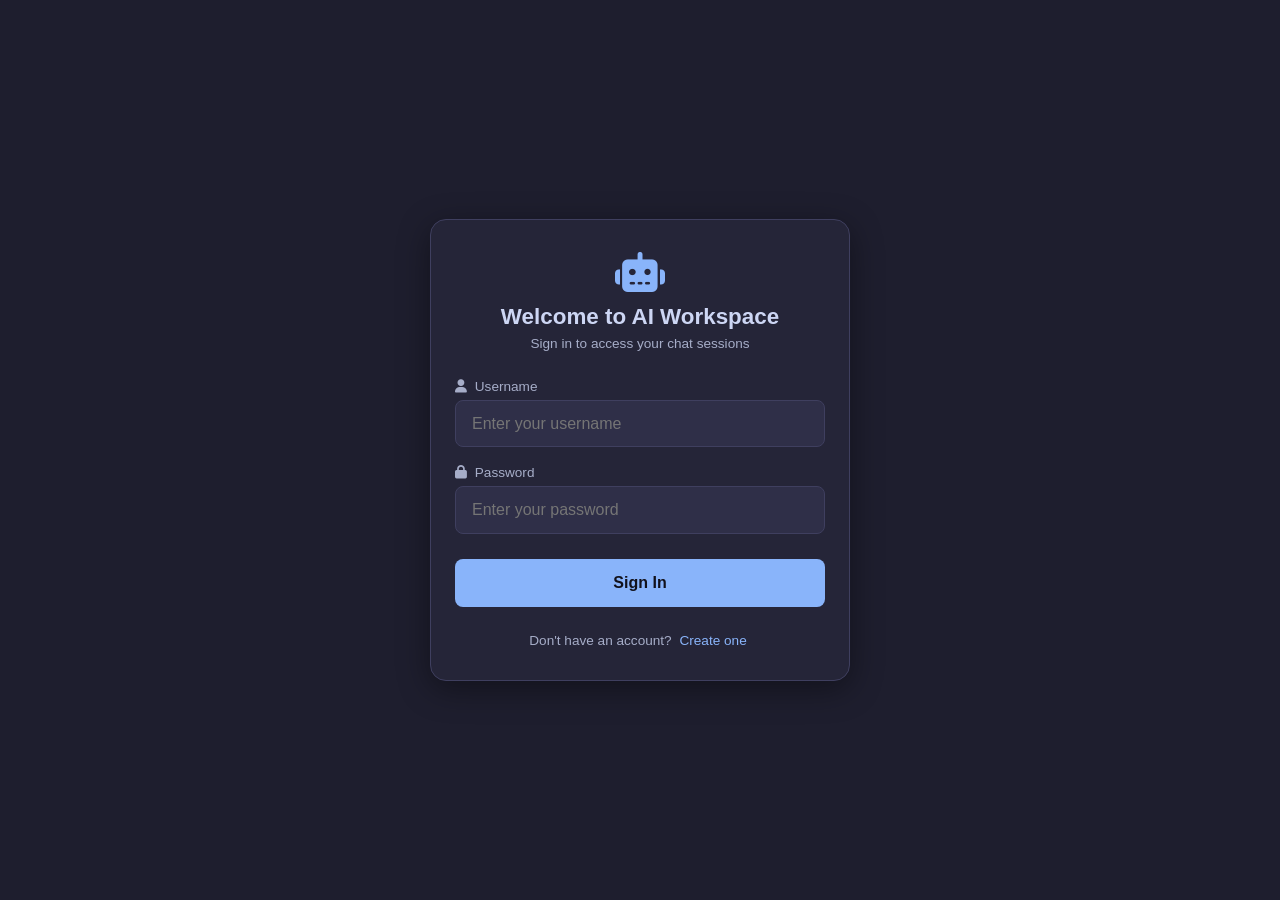
<file: frontend/auth.html>
<!DOCTYPE html>
<html lang="en">
<head>
    <meta charset="UTF-8">
    <meta name="viewport" content="width=device-width, initial-scale=1.0">
    <title>Authentication - AI Workspace</title>
    <link rel="stylesheet" href="https://cdnjs.cloudflare.com/ajax/libs/font-awesome/6.4.0/css/all.min.css">
    <link rel="stylesheet" href="auth.css">
</head>
<body>
    <div class="auth-container">
        <!-- CARD HEADER -->
        <div class="auth-header">
            <i class="fa-solid fa-robot logo-icon"></i>
            <h2>Welcome to AI Workspace</h2>
            <p id="auth-subtitle">Sign in to access your chat sessions</p>
        </div>

        <!-- LOGIN FORM -->
        <form id="login-form" class="auth-form">
            <div class="input-group">
                <label for="login-username"><i class="fa-solid fa-user"></i> Username</label>
                <input type="text" id="login-username" placeholder="Enter your username" required>
            </div>
            <div class="input-group">
                <label for="login-password"><i class="fa-solid fa-lock"></i> Password</label>
                <input type="password" id="login-password" placeholder="Enter your password" required>
            </div>
            <button type="submit" class="auth-btn">Sign In</button>
            <p class="switch-form-text">Don't have an account? <a href="#" id="to-register">Create one</a></p>
        </form>

        <!-- REGISTRATION FORM (Hidden by default) -->
        <form id="register-form" class="auth-form hidden">
            <div class="input-group">
                <label for="reg-username"><i class="fa-solid fa-user"></i> Username</label>
                <input type="text" id="reg-username" placeholder="Choose a username" required>
            </div>
            <div class="input-group">
                <label for="reg-email"><i class="fa-solid fa-envelope"></i> Email Address</label>
                <input type="email" id="reg-email" placeholder="name@example.com" required>
            </div>
            <div class="input-group">
                <label for="reg-password"><i class="fa-solid fa-lock"></i> Password</label>
                <input type="password" id="reg-password" placeholder="Create a password" required>
            </div>
            <button type="submit" class="auth-btn">Register</button>
            <p class="switch-form-text">Already have an account? <a href="#" id="to-login">Sign In</a></p>
        </form>
    </div>

    <!-- Toast Notification Overlay -->
    <div id="toast-container"></div>
    <script src="auth.js" defer></script>
</body>
</html>
</file>
<file: frontend/auth.css>
:root {
    --bg-main: #1e1e2e;
    --bg-card: #252538;
    --bg-input: #2f2f48;
    --border-color: #3f3f5f;
    --text-main: #cdd6f4;
    --text-muted: #a6adc8;
    --accent: #89b4fa;
    --accent-hover: #b4befe;
    --error: #f38ba8;
    --success: #a6e3a1;
}

* {
    box-sizing: border-box;
    margin: 0;
    padding: 0;
    font-family: -apple-system, BlinkMacSystemFont, "Segoe UI", Roboto, sans-serif;
    -webkit-tap-highlight-color: transparent;
}

body {
    background-color: var(--bg-main);
    color: var(--text-main);
    display: flex;
    justify-content: center;
    align-items: center;
    min-height: 100vh;
    min-height: 100dvh;
    padding: 1rem;
}

.auth-container {
    background-color: var(--bg-card);
    border: 1px solid var(--border-color);
    border-radius: 16px;
    padding: 2rem 1.5rem;
    width: 100%;
    max-width: 420px;
    box-shadow: 0 8px 32px rgba(0, 0, 0, 0.4);
}

.auth-header {
    text-align: center;
    margin-bottom: 1.75rem;
}

.logo-icon {
    font-size: 2.5rem;
    color: var(--accent);
    margin-bottom: 0.75rem;
}

.auth-header h2 {
    font-size: 1.4rem;
    margin-bottom: 0.35rem;
}

.auth-header p {
    color: var(--text-muted);
    font-size: 0.85rem;
}

.auth-form {
    display: flex;
    flex-direction: column;
    gap: 1.1rem;
}

.auth-form.hidden {
    display: none;
}

.input-group {
    display: flex;
    flex-direction: column;
    gap: 0.4rem;
}

.input-group label {
    font-size: 0.85rem;
    color: var(--text-muted);
}

.input-group i {
    margin-right: 0.25rem;
}

.input-group input {
    background-color: var(--bg-input);
    border: 1px solid var(--border-color);
    border-radius: 8px;
    color: var(--text-main);
    padding: 0.85rem 1rem;
    font-size: 1rem; /* 16px prevents automatic iOS zoom on focus */
    outline: none;
    transition: border-color 0.2s;
    width: 100%;
}

.input-group input:focus {
    border-color: var(--accent);
}

.auth-btn {
    background-color: var(--accent);
    color: #11111b;
    border: none;
    border-radius: 8px;
    padding: 0.85rem;
    font-size: 1rem;
    font-weight: 600;
    cursor: pointer;
    transition: background-color 0.2s;
    margin-top: 0.5rem;
    min-height: 48px;
}

.auth-btn:hover {
    background-color: var(--accent-hover);
}

.switch-form-text {
    text-align: center;
    font-size: 0.85rem;
    color: var(--text-muted);
    margin-top: 0.5rem;
}

.switch-form-text a {
    color: var(--accent);
    text-decoration: none;
    padding: 4px;
}

.switch-form-text a:hover {
    text-decoration: underline;
}

/* Toast System */
#toast-container {
    position: fixed;
    top: 16px;
    right: 16px;
    left: 16px;
    max-width: 400px;
    margin: 0 auto;
    z-index: 9999;
    display: flex;
    flex-direction: column;
    gap: 8px;
    pointer-events: none;
}

.toast {
    background-color: var(--bg-card);
    border: 1px solid var(--border-color);
    border-left: 4px solid var(--accent);
    color: var(--text-main);
    padding: 0.85rem 1rem;
    border-radius: 8px;
    font-size: 0.85rem;
    box-shadow: 0 4px 16px rgba(0,0,0,0.4);
    display: flex;
    align-items: center;
    gap: 0.5rem;
    pointer-events: auto;
}

.toast.error {
    border-left-color: var(--error);
}

@media (max-width: 480px) {
    body {
        padding: 0;
        align-items: flex-end;
    }
    
    .auth-container {
        border-bottom-left-radius: 0;
        border-bottom-right-radius: 0;
        border-left: none;
        border-right: none;
        border-bottom: none;
        padding: 2rem 1.25rem calc(2rem + env(safe-area-inset-bottom, 0px));
        max-width: 100%;
    }
}
</file>
